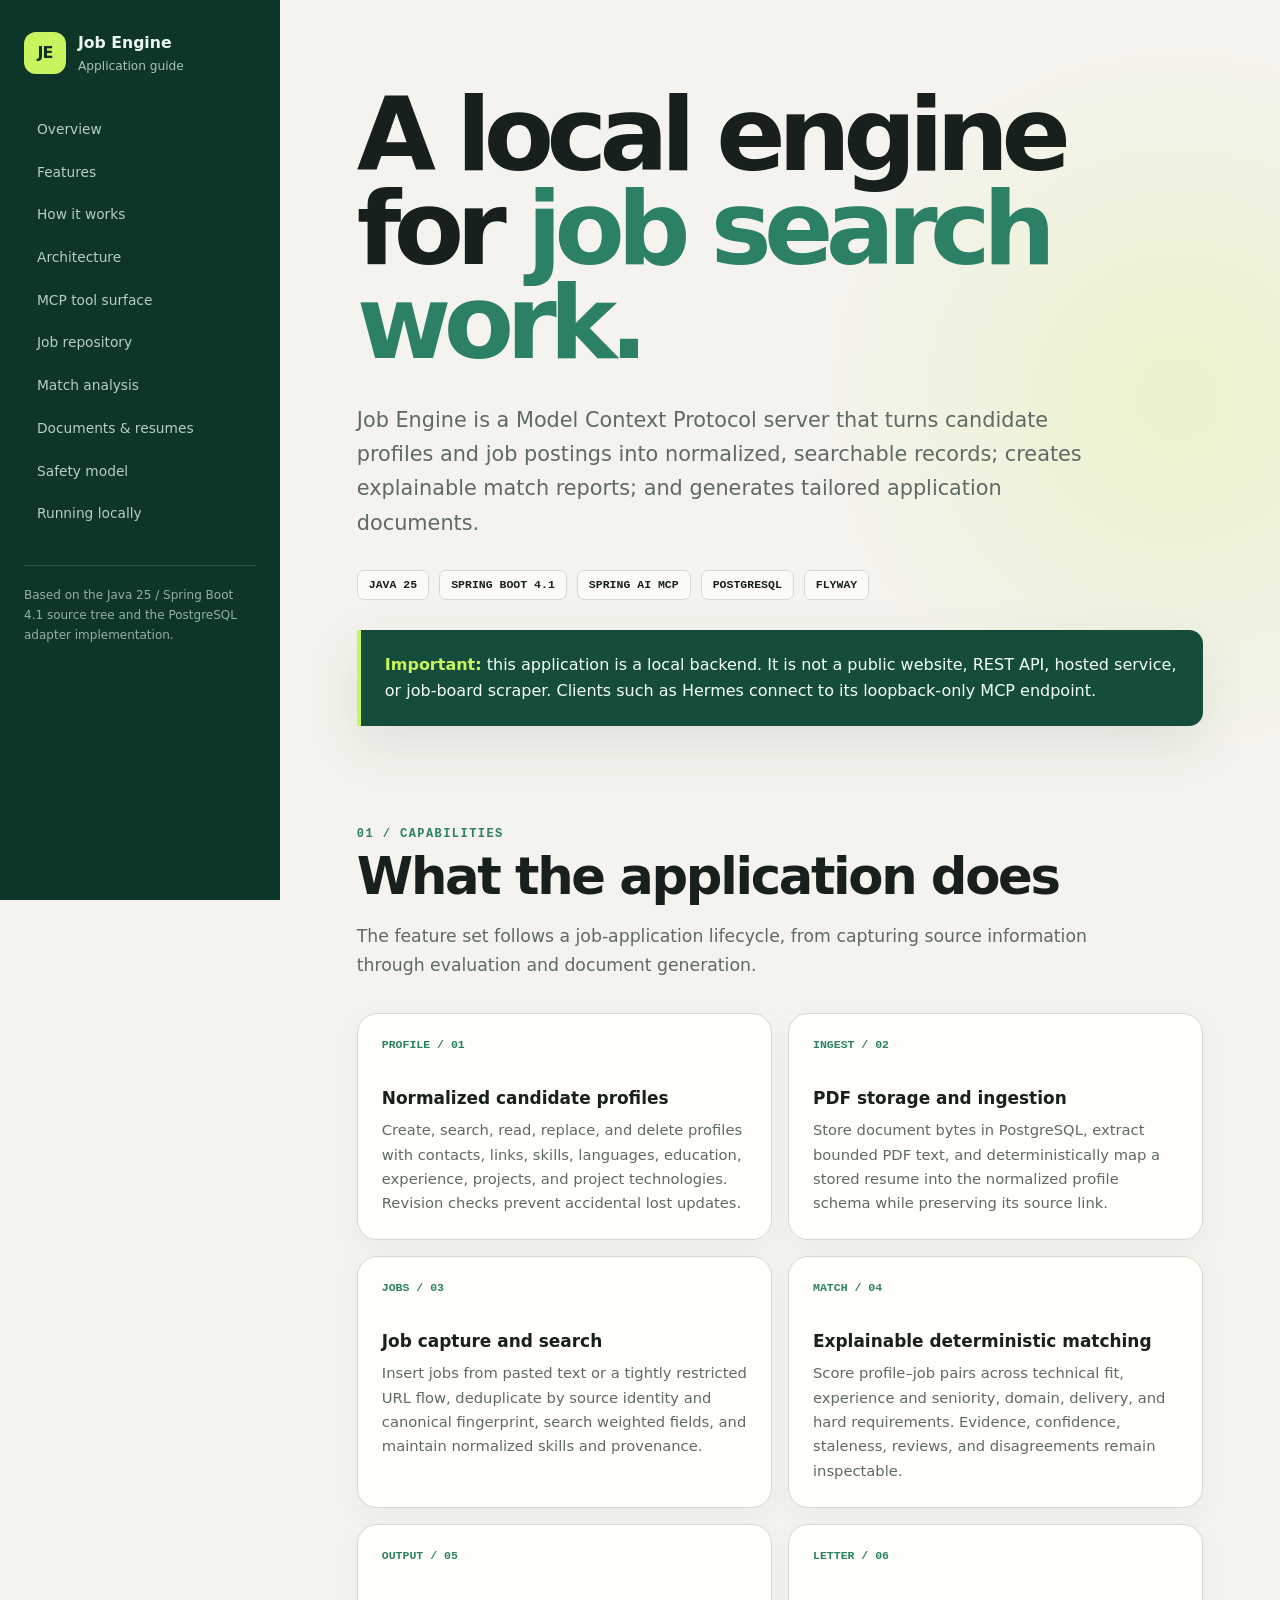
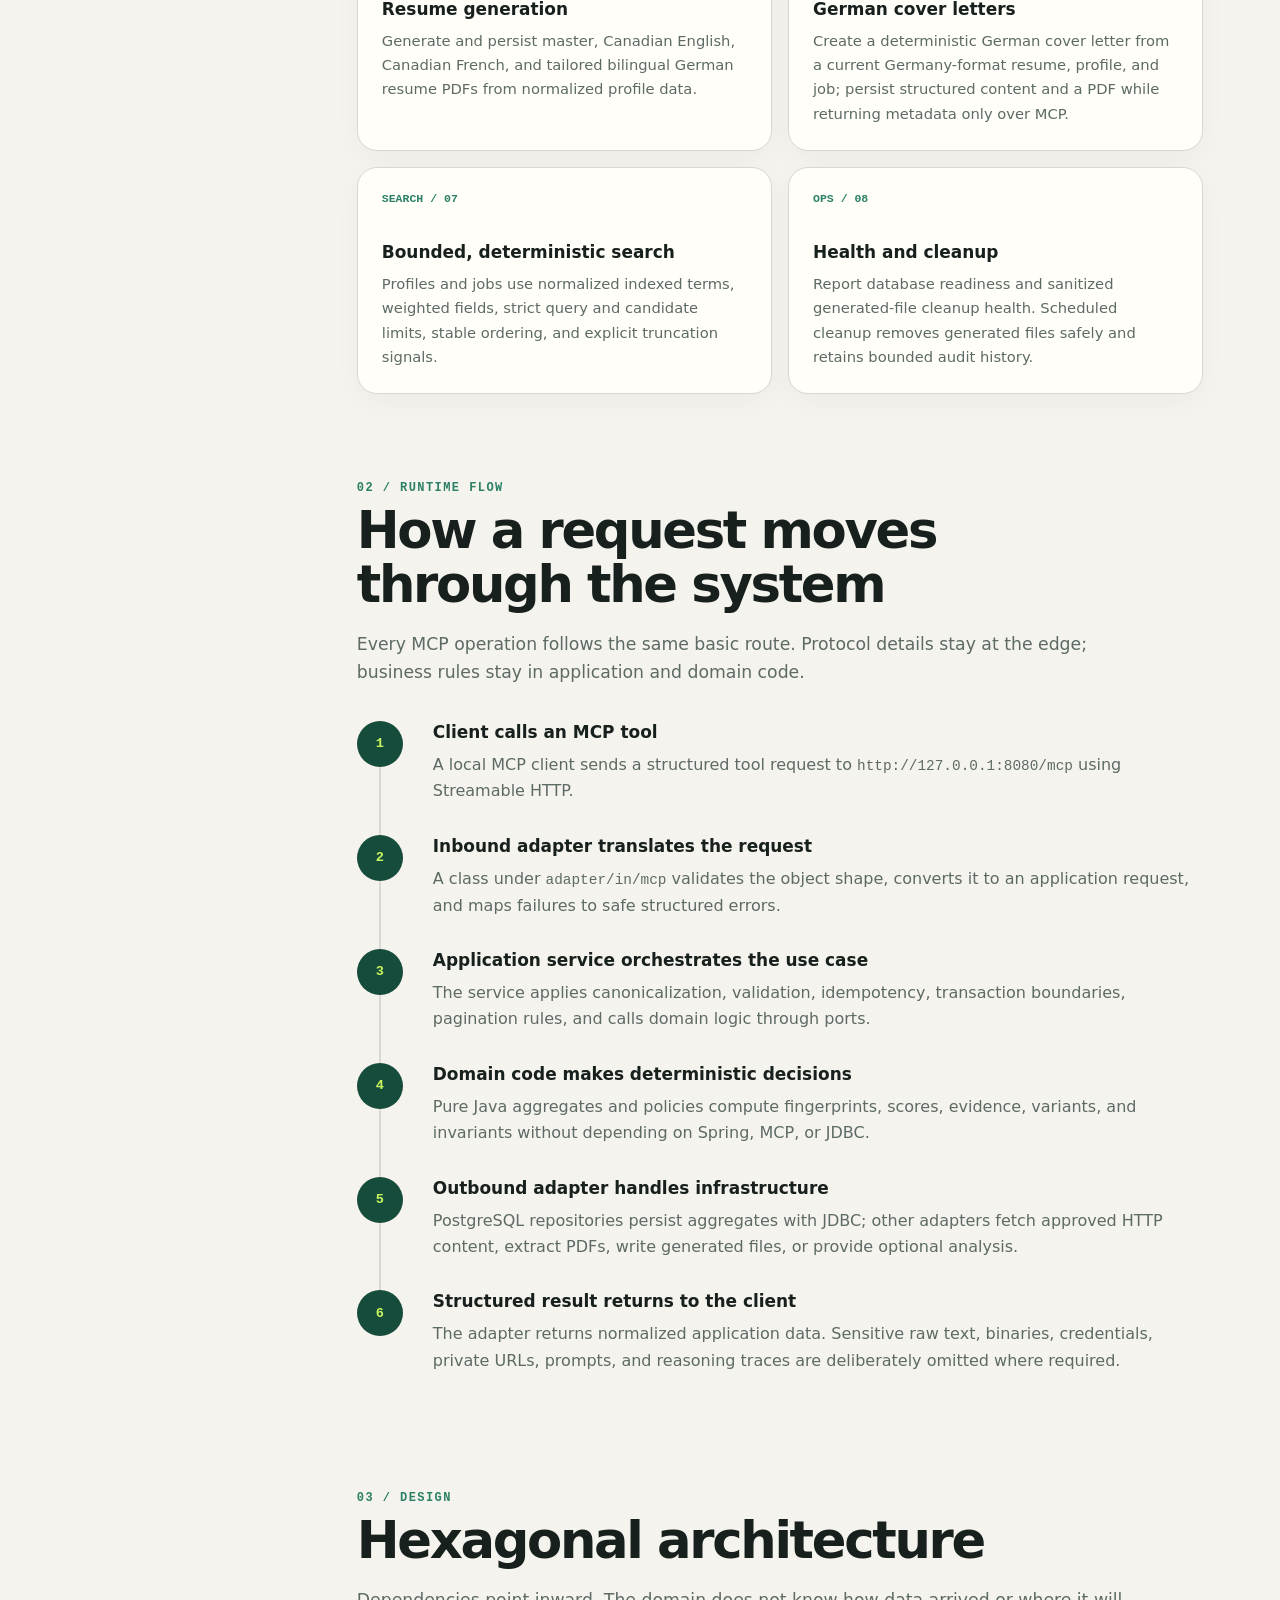
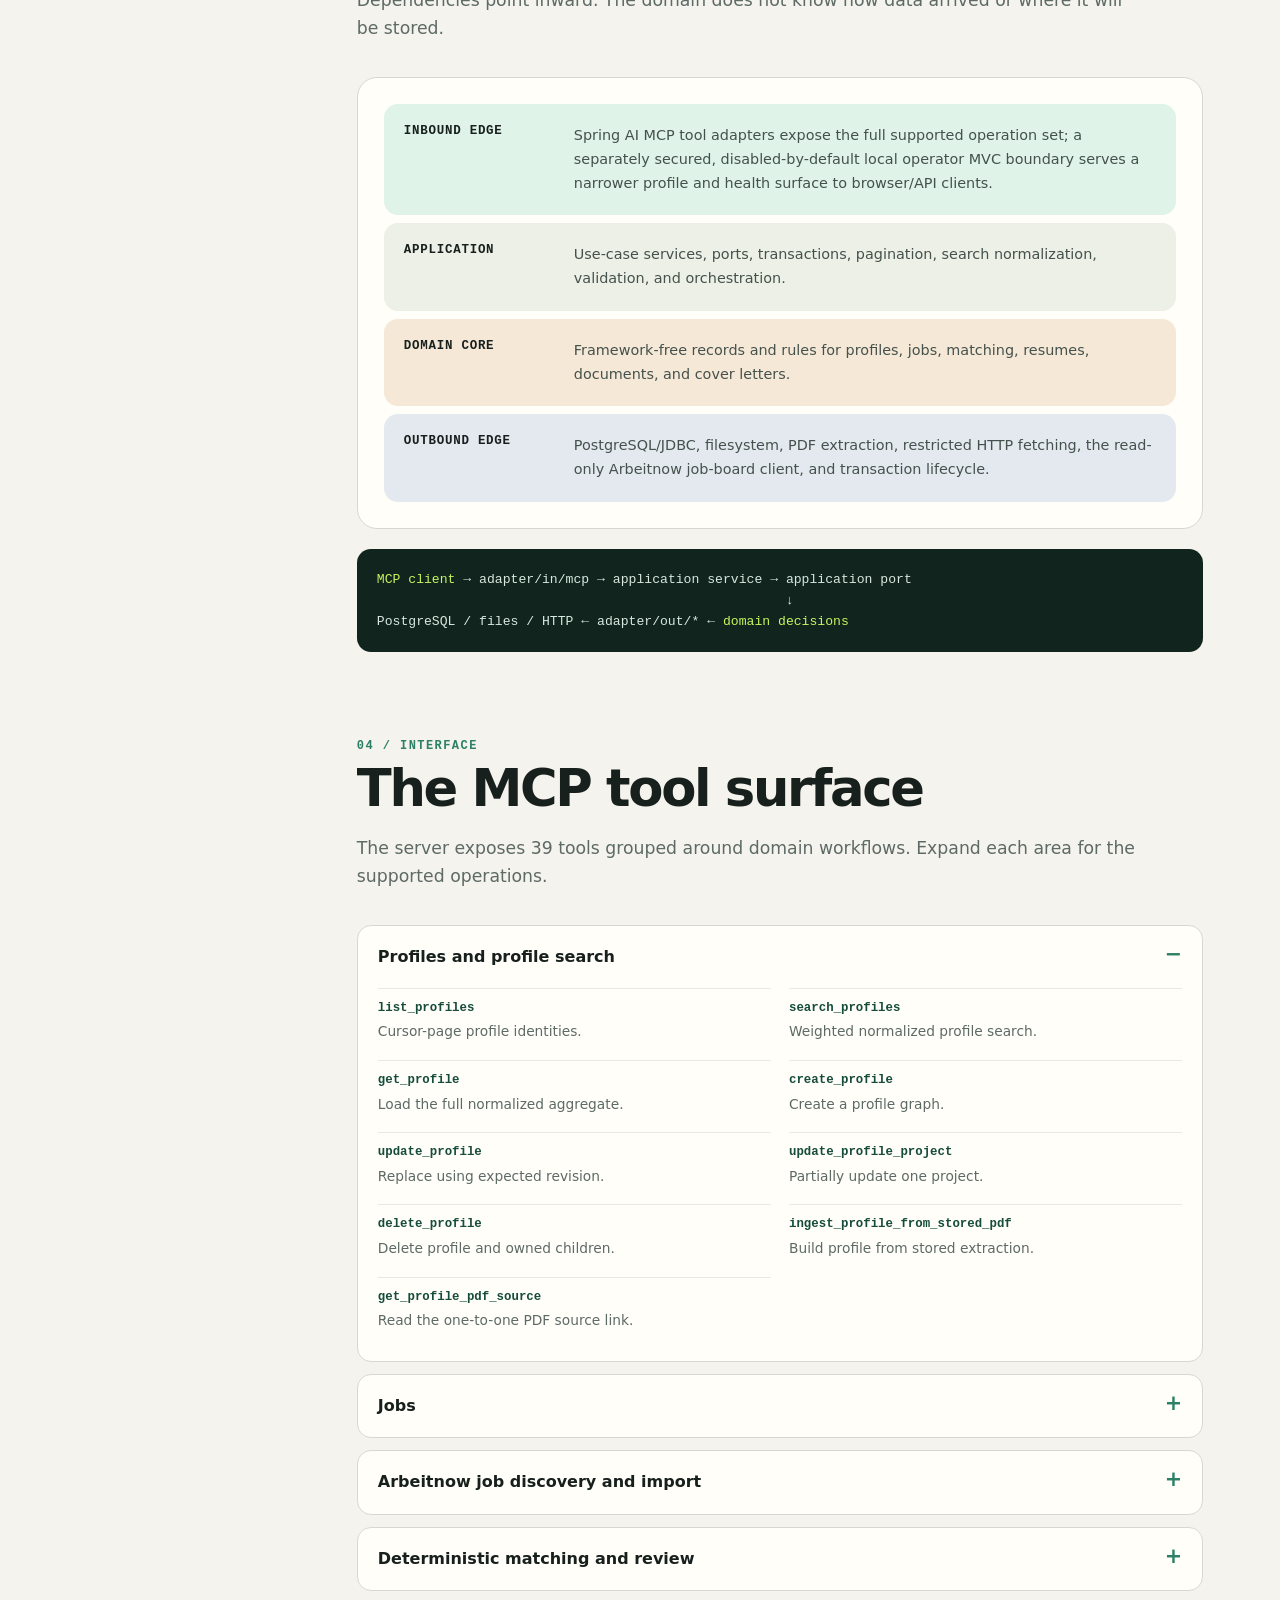
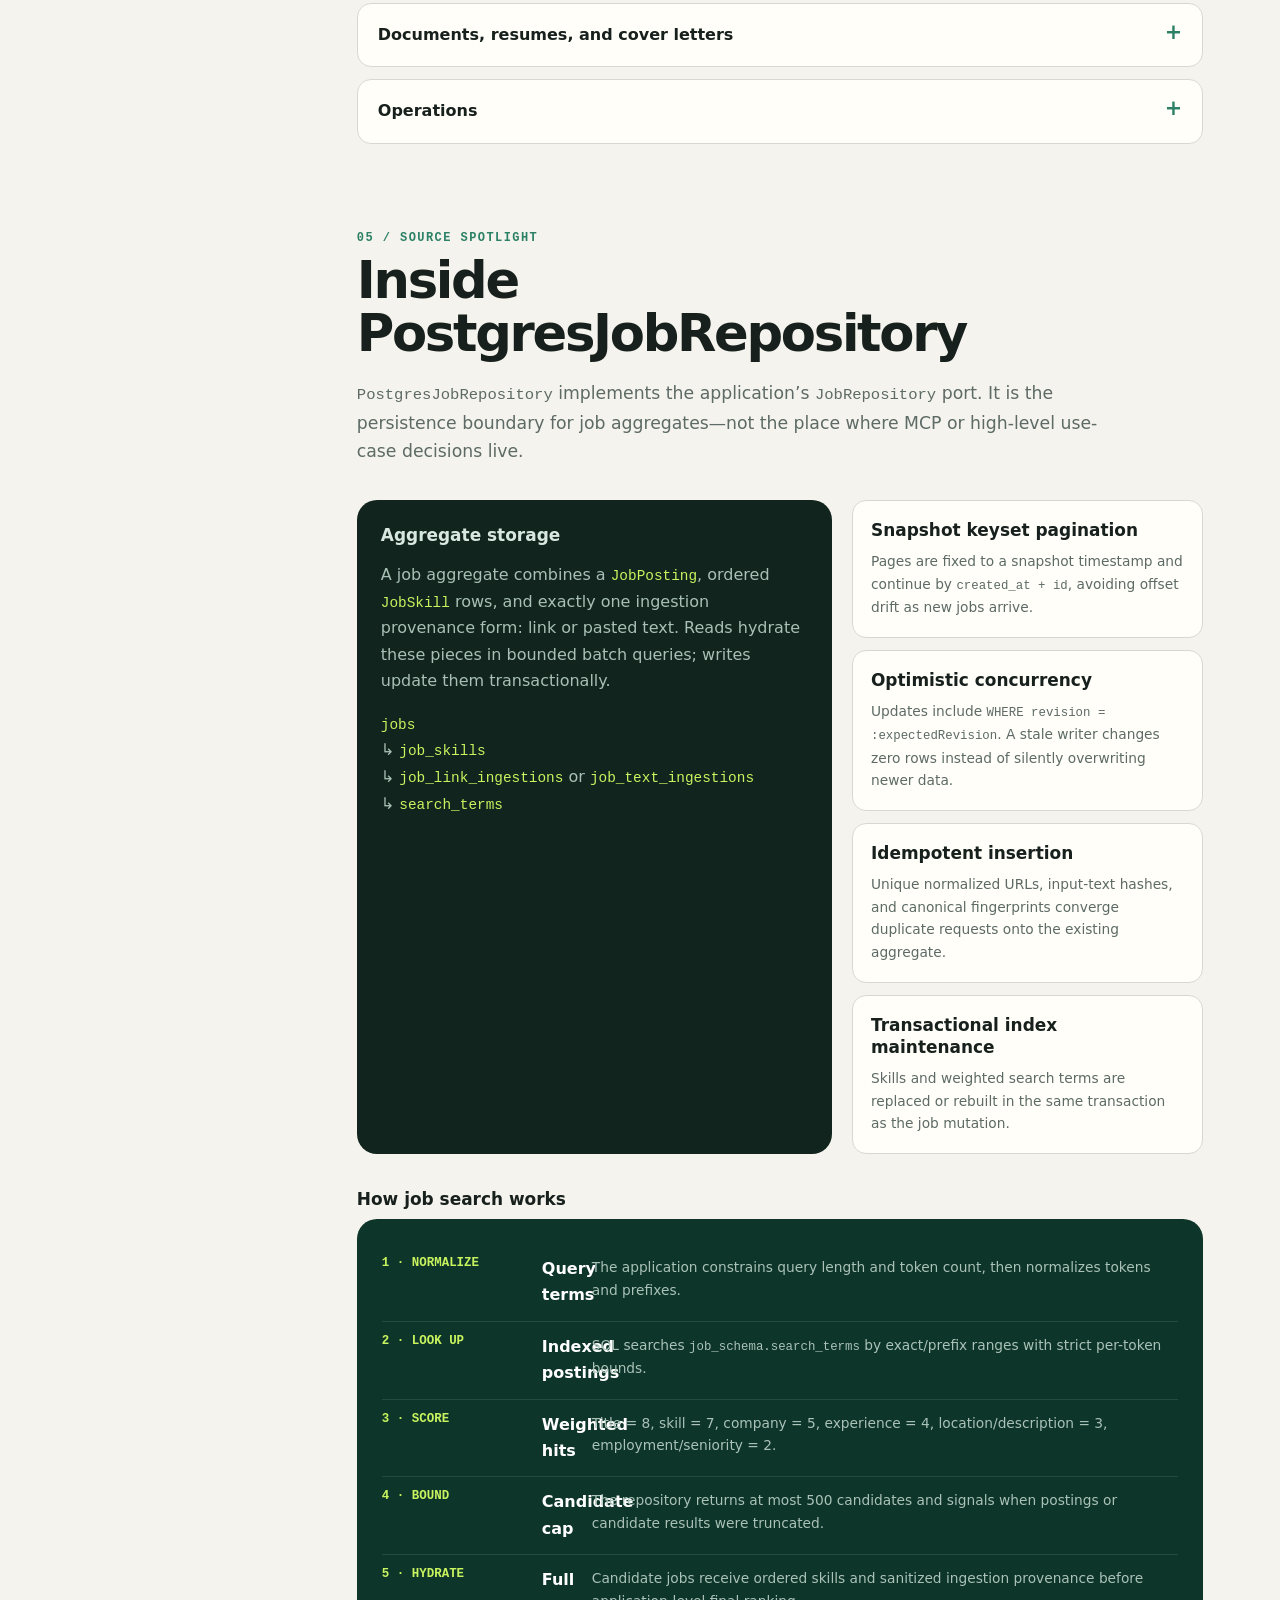
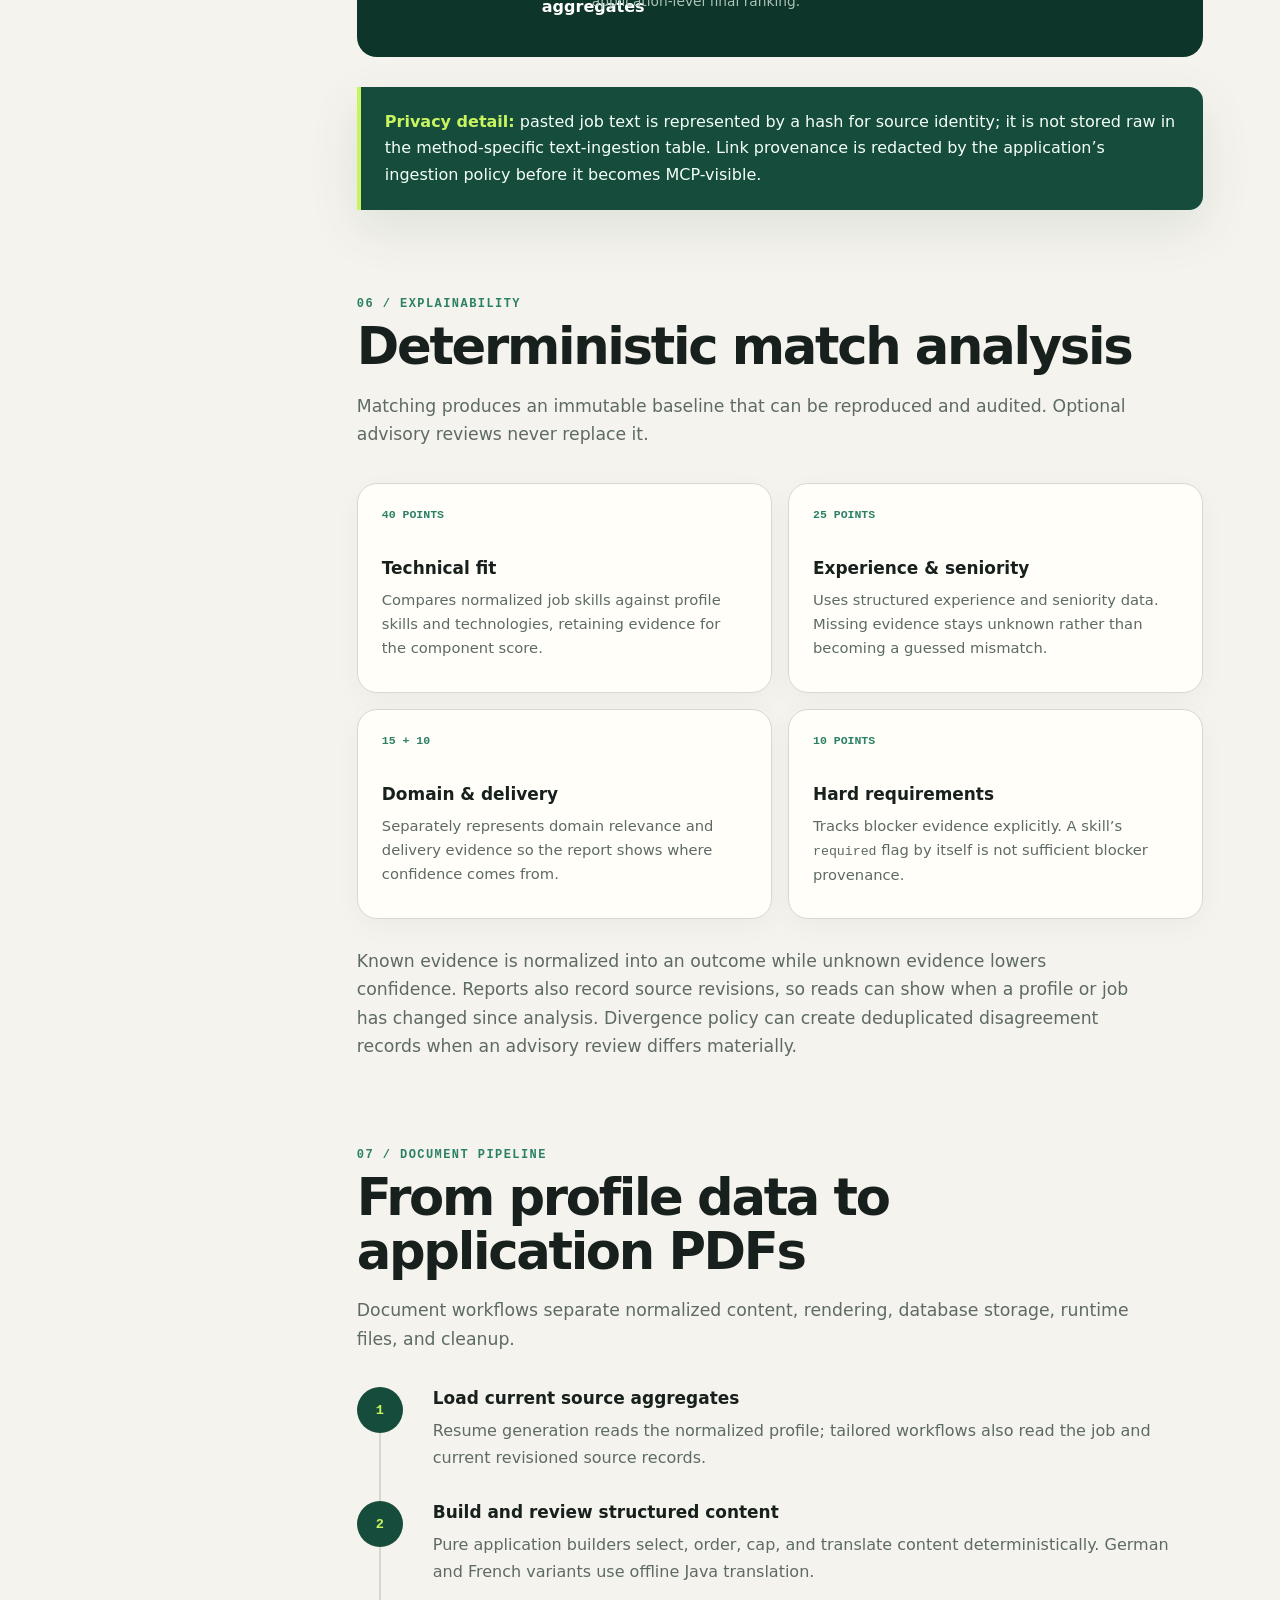
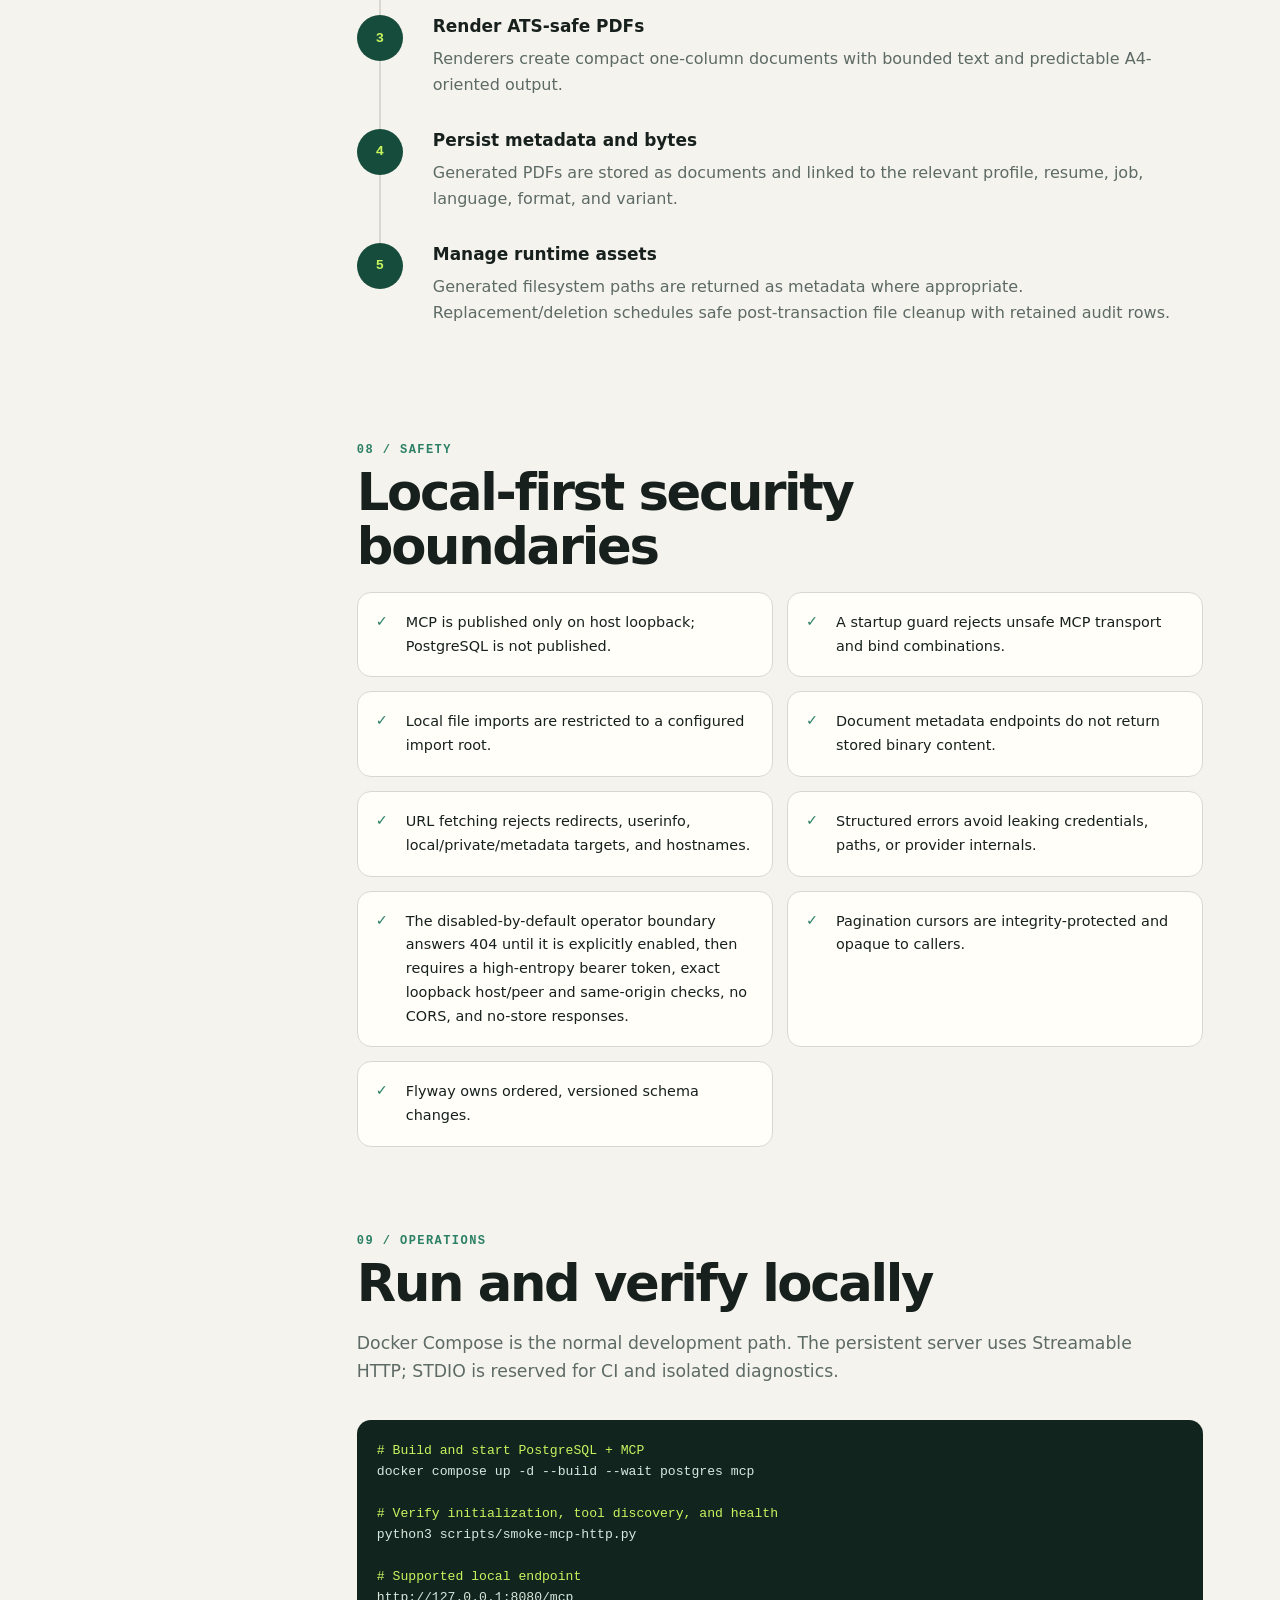
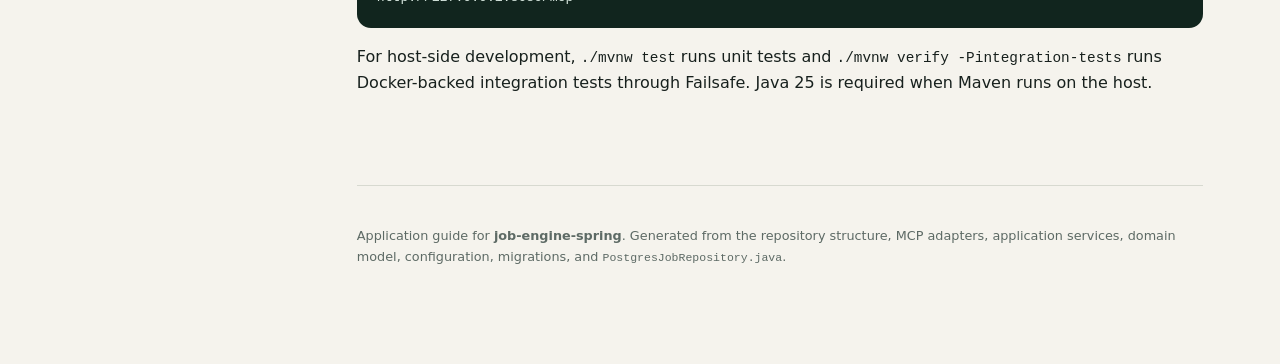
<file: documentation/index.html>
<!doctype html>
<html lang="en">
<head>
  <meta charset="utf-8">
  <meta name="viewport" content="width=device-width, initial-scale=1">
  <meta name="description" content="Feature and architecture guide for the job-engine-spring local MCP server.">
  <title>Job Engine — Application Guide</title>
  <style>
    :root {
      color-scheme: light;
      --ink: #17201d;
      --muted: #5d6a65;
      --paper: #f5f3ed;
      --surface: #fffef9;
      --line: #d7d9d0;
      --forest: #164c3b;
      --forest-2: #0e3529;
      --lime: #c8f45f;
      --teal: #2b8066;
      --amber: #d68731;
      --code: #11251e;
      --shadow: 0 18px 50px rgba(22, 76, 59, .10);
      --radius: 20px;
      --sidebar: 280px;
    }

    * { box-sizing: border-box; }
    html { scroll-behavior: smooth; scroll-padding-top: 28px; }
    body {
      margin: 0;
      color: var(--ink);
      background:
        radial-gradient(circle at 92% 4%, rgba(200, 244, 95, .24), transparent 22rem),
        var(--paper);
      font-family: Inter, ui-sans-serif, system-ui, -apple-system, BlinkMacSystemFont, "Segoe UI", sans-serif;
      line-height: 1.65;
    }
    a { color: inherit; }
    code, pre { font-family: "SFMono-Regular", Consolas, "Liberation Mono", monospace; }
    code { font-size: .9em; }
    .shell { display: grid; grid-template-columns: var(--sidebar) minmax(0, 1fr); min-height: 100vh; }

    .sidebar {
      position: sticky;
      top: 0;
      height: 100vh;
      padding: 30px 24px;
      background: var(--forest-2);
      color: #eef7f1;
      overflow-y: auto;
    }
    .brand { display: flex; gap: 12px; align-items: center; margin-bottom: 34px; }
    .brand-mark {
      display: grid; place-items: center; width: 42px; height: 42px;
      border-radius: 12px; background: var(--lime); color: var(--forest-2);
      font-weight: 900; letter-spacing: -.06em;
    }
    .brand strong { display: block; font-size: .98rem; }
    .brand span { display: block; color: #a9c4b9; font-size: .76rem; }
    .sidebar nav { display: grid; gap: 4px; }
    .sidebar nav a {
      padding: 8px 11px; border-left: 2px solid transparent; border-radius: 0 8px 8px 0;
      color: #b9cec5; text-decoration: none; font-size: .86rem; transition: .18s ease;
    }

    .sidebar-note { margin-top: 32px; padding-top: 20px; border-top: 1px solid rgba(255,255,255,.13); color: #94b0a5; font-size: .75rem; }

    main { width: min(1140px, 100%); padding: 48px clamp(28px, 6vw, 88px) 80px; }
    section { margin: 0 0 88px; }
    .hero { min-height: 70vh; display: grid; align-content: center; padding: 40px 0 72px; }
    .hero h1 { max-width: 850px; margin: 0; font-size: clamp(3rem, 8vw, 6.8rem); line-height: .92; letter-spacing: -.075em; }
    .hero h1 span { color: var(--teal); }
    .hero-copy { max-width: 730px; margin: 32px 0 0; font-size: clamp(1.05rem, 2vw, 1.3rem); color: var(--muted); }
    .hero-meta { display: flex; flex-wrap: wrap; gap: 10px; margin-top: 30px; }
    .hero-meta span { padding: 7px 11px; border: 1px solid var(--line); border-radius: 7px; background: rgba(255,255,255,.6); font: 700 .72rem/1.2 "SFMono-Regular", Consolas, monospace; }

    .section-number { display: block; margin-bottom: 10px; color: var(--teal); font: 800 .75rem/1 monospace; letter-spacing: .12em; }
    h2 { max-width: 780px; margin: 0 0 18px; font-size: clamp(2rem, 4vw, 3.25rem); line-height: 1.05; letter-spacing: -.045em; }
    h3 { margin: 0 0 9px; font-size: 1.06rem; line-height: 1.3; }
    .lead { max-width: 780px; margin: 0 0 34px; color: var(--muted); font-size: 1.08rem; }

    .callout { margin: 30px 0; padding: 22px 24px; border-left: 4px solid var(--lime); background: var(--forest); color: #f4fff8; border-radius: 0 14px 14px 0; box-shadow: var(--shadow); }
    .callout strong { color: var(--lime); }

    .feature-grid { display: grid; grid-template-columns: repeat(2, minmax(0, 1fr)); gap: 16px; }
    .feature {
      min-height: 210px; padding: 24px; background: var(--surface); border: 1px solid var(--line);
      border-radius: var(--radius); box-shadow: 0 8px 28px rgba(23, 32, 29, .035);
    }
    .feature .index { display: block; margin-bottom: 36px; color: var(--teal); font: 800 .72rem monospace; }
    .feature p { margin: 0; color: var(--muted); font-size: .92rem; }

    .flow { display: grid; gap: 0; counter-reset: flow; }
    .flow-step { position: relative; display: grid; grid-template-columns: 58px minmax(0, 1fr); gap: 18px; padding-bottom: 30px; }
    .flow-step::before {
      counter-increment: flow; content: counter(flow); z-index: 1; display: grid; place-items: center;
      width: 46px; height: 46px; border-radius: 50%; background: var(--forest); color: var(--lime); font: 800 .85rem monospace;
    }
    .flow-step:not(:last-child)::after { content: ""; position: absolute; left: 22px; top: 46px; bottom: 0; width: 2px; background: var(--line); }
    .flow-step p { margin: 4px 0 0; color: var(--muted); }

    .architecture { padding: 26px; border: 1px solid var(--line); background: var(--surface); border-radius: var(--radius); }
    .layer { display: grid; grid-template-columns: 150px minmax(0,1fr); gap: 20px; padding: 20px; border-radius: 14px; }
    .layer + .layer { margin-top: 8px; }
    .layer:nth-child(1) { background: #dff3e9; }
    .layer:nth-child(2) { background: #edf0e6; }
    .layer:nth-child(3) { background: #f6e8d7; }
    .layer:nth-child(4) { background: #e4e9ef; }
    .layer strong { font: 800 .78rem monospace; text-transform: uppercase; letter-spacing: .06em; }
    .layer p { margin: 0; color: #44514c; font-size: .9rem; }

    .tools { display: grid; gap: 12px; }
    details { border: 1px solid var(--line); border-radius: 14px; background: var(--surface); overflow: hidden; }
    summary { cursor: pointer; padding: 18px 20px; font-weight: 800; list-style: none; }
    summary::-webkit-details-marker { display: none; }
    summary::after { content: "+"; float: right; color: var(--teal); font-size: 1.3rem; line-height: 1; }
    details[open] summary::after { content: "−"; }
    details > div { padding: 0 20px 20px; }
    .tool-list { display: grid; grid-template-columns: repeat(2, minmax(0,1fr)); gap: 8px 18px; margin: 0; padding: 0; list-style: none; }
    .tool-list li { padding: 9px 0; border-top: 1px solid #e8e9e3; color: var(--muted); font-size: .86rem; }
    .tool-list code { display: block; margin-bottom: 2px; color: var(--forest); font-weight: 800; }

    .repo-grid { display: grid; grid-template-columns: minmax(0, 1.15fr) minmax(260px, .85fr); gap: 20px; }
    .repo-panel { padding: 24px; border-radius: var(--radius); background: var(--code); color: #d8e8e0; }
    .repo-panel p { color: #a8c0b5; }
    .repo-panel code { color: var(--lime); }
    .repo-facts { display: grid; gap: 12px; }
    .fact { padding: 18px; border: 1px solid var(--line); border-radius: 14px; background: var(--surface); }
    .fact p { margin: 4px 0 0; color: var(--muted); font-size: .86rem; }

    pre { overflow-x: auto; margin: 20px 0 0; padding: 20px; border-radius: 14px; background: var(--code); color: #d8e8e0; font-size: .82rem; line-height: 1.6; }
    pre .accent { color: var(--lime); }
    .sequence { padding: 25px; border-radius: var(--radius); background: var(--forest-2); color: white; overflow-x: auto; }
    .sequence-row { display: grid; grid-template-columns: 150px 40px minmax(220px,1fr); align-items: start; gap: 10px; padding: 12px 0; border-bottom: 1px solid rgba(255,255,255,.1); }
    .sequence-row:last-child { border: 0; }
    .sequence-row b { color: var(--lime); font: 700 .78rem monospace; }
    .sequence-row span { color: #aac2b8; font-size: .86rem; }

    .security-list { display: grid; grid-template-columns: repeat(2,minmax(0,1fr)); gap: 14px; padding: 0; list-style: none; }
    .security-list li { padding: 18px 18px 18px 48px; position: relative; background: var(--surface); border: 1px solid var(--line); border-radius: 14px; font-size: .9rem; }
    .security-list li::before { content: "✓"; position: absolute; left: 18px; top: 17px; color: var(--teal); font-weight: 900; }
    footer { padding-top: 26px; border-top: 1px solid var(--line); color: var(--muted); font-size: .8rem; }

    .mobile-nav { display: none; }
    @media (max-width: 860px) {
      .shell { display: block; }
      .sidebar { display: none; }
      .mobile-nav { display: flex; position: sticky; top: 0; z-index: 10; justify-content: space-between; align-items: center; padding: 12px 18px; background: rgba(14,53,41,.95); color: white; backdrop-filter: blur(10px); }
      .mobile-nav a { color: var(--lime); text-decoration: none; font-weight: 800; }
      main { padding: 24px 20px 60px; }
      .hero { min-height: 72vh; }
      .feature-grid, .repo-grid, .security-list { grid-template-columns: 1fr; }
      .layer { grid-template-columns: 1fr; gap: 6px; }
      .tool-list { grid-template-columns: 1fr; }
    }
    @media print {
      .shell { display: block; }
      .sidebar, .mobile-nav { display: none; }
      main { max-width: none; padding: 0; }
      section { break-inside: avoid; margin-bottom: 48px; }
      details > div { display: block; }
      body { background: white; }
    }
    @media (prefers-reduced-motion: reduce) { html { scroll-behavior: auto; } * { transition: none !important; } }
  </style>
</head>
<body>
  <div class="mobile-nav"><strong>Job Engine Guide</strong><a href="#contents">Contents</a></div>
  <div class="shell">
    <aside class="sidebar" aria-label="Documentation navigation">
      <div class="brand"><div class="brand-mark">JE</div><div><strong>Job Engine</strong><span>Application guide</span></div></div>
      <nav id="contents">
        <a href="#overview">Overview</a>
        <a href="#features">Features</a>
        <a href="#workflow">How it works</a>
        <a href="#architecture">Architecture</a>
        <a href="#tools">MCP tool surface</a>
        <a href="#job-repository">Job repository</a>
        <a href="#matching">Match analysis</a>
        <a href="#documents">Documents & resumes</a>
        <a href="#security">Safety model</a>
        <a href="#running">Running locally</a>
      </nav>
      <p class="sidebar-note">Based on the Java 25 / Spring Boot 4.1 source tree and the PostgreSQL adapter implementation.</p>
    </aside>

    <main>
      <header class="hero" id="overview">
        <h1>A local engine for <span>job search work.</span></h1>
        <p class="hero-copy">Job Engine is a Model Context Protocol server that turns candidate profiles and job postings into normalized, searchable records; creates explainable match reports; and generates tailored application documents.</p>
        <div class="hero-meta" aria-label="Technology summary">
          <span>JAVA 25</span><span>SPRING BOOT 4.1</span><span>SPRING AI MCP</span><span>POSTGRESQL</span><span>FLYWAY</span>
        </div>
        <div class="callout"><strong>Important:</strong> this application is a local backend. It is not a public website, REST API, hosted service, or job-board scraper. Clients such as Hermes connect to its loopback-only MCP endpoint.</div>
      </header>

      <section id="features">
        <span class="section-number">01 / CAPABILITIES</span>
        <h2>What the application does</h2>
        <p class="lead">The feature set follows a job-application lifecycle, from capturing source information through evaluation and document generation.</p>
        <div class="feature-grid">
          <article class="feature"><span class="index">PROFILE / 01</span><h3>Normalized candidate profiles</h3><p>Create, search, read, replace, and delete profiles with contacts, links, skills, languages, education, experience, projects, and project technologies. Revision checks prevent accidental lost updates.</p></article>
          <article class="feature"><span class="index">INGEST / 02</span><h3>PDF storage and ingestion</h3><p>Store document bytes in PostgreSQL, extract bounded PDF text, and deterministically map a stored resume into the normalized profile schema while preserving its source link.</p></article>
          <article class="feature"><span class="index">JOBS / 03</span><h3>Job capture and search</h3><p>Insert jobs from pasted text or a tightly restricted URL flow, deduplicate by source identity and canonical fingerprint, search weighted fields, and maintain normalized skills and provenance.</p></article>
          <article class="feature"><span class="index">MATCH / 04</span><h3>Explainable deterministic matching</h3><p>Score profile–job pairs across technical fit, experience and seniority, domain, delivery, and hard requirements. Evidence, confidence, staleness, reviews, and disagreements remain inspectable.</p></article>
          <article class="feature"><span class="index">OUTPUT / 05</span><h3>Resume generation</h3><p>Generate and persist master, Canadian English, Canadian French, and tailored bilingual German resume PDFs from normalized profile data.</p></article>
          <article class="feature"><span class="index">LETTER / 06</span><h3>German cover letters</h3><p>Create a deterministic German cover letter from a current Germany-format resume, profile, and job; persist structured content and a PDF while returning metadata only over MCP.</p></article>
          <article class="feature"><span class="index">SEARCH / 07</span><h3>Bounded, deterministic search</h3><p>Profiles and jobs use normalized indexed terms, weighted fields, strict query and candidate limits, stable ordering, and explicit truncation signals.</p></article>
          <article class="feature"><span class="index">OPS / 08</span><h3>Health and cleanup</h3><p>Report database readiness and sanitized generated-file cleanup health. Scheduled cleanup removes generated files safely and retains bounded audit history.</p></article>
        </div>
      </section>

      <section id="workflow">
        <span class="section-number">02 / RUNTIME FLOW</span>
        <h2>How a request moves through the system</h2>
        <p class="lead">Every MCP operation follows the same basic route. Protocol details stay at the edge; business rules stay in application and domain code.</p>
        <div class="flow">
          <div class="flow-step"><div><h3>Client calls an MCP tool</h3><p>A local MCP client sends a structured tool request to <code>http://127.0.0.1:8080/mcp</code> using Streamable HTTP.</p></div></div>
          <div class="flow-step"><div><h3>Inbound adapter translates the request</h3><p>A class under <code>adapter/in/mcp</code> validates the object shape, converts it to an application request, and maps failures to safe structured errors.</p></div></div>
          <div class="flow-step"><div><h3>Application service orchestrates the use case</h3><p>The service applies canonicalization, validation, idempotency, transaction boundaries, pagination rules, and calls domain logic through ports.</p></div></div>
          <div class="flow-step"><div><h3>Domain code makes deterministic decisions</h3><p>Pure Java aggregates and policies compute fingerprints, scores, evidence, variants, and invariants without depending on Spring, MCP, or JDBC.</p></div></div>
          <div class="flow-step"><div><h3>Outbound adapter handles infrastructure</h3><p>PostgreSQL repositories persist aggregates with JDBC; other adapters fetch approved HTTP content, extract PDFs, write generated files, or provide optional analysis.</p></div></div>
          <div class="flow-step"><div><h3>Structured result returns to the client</h3><p>The adapter returns normalized application data. Sensitive raw text, binaries, credentials, private URLs, prompts, and reasoning traces are deliberately omitted where required.</p></div></div>
        </div>
      </section>

      <section id="architecture">
        <span class="section-number">03 / DESIGN</span>
        <h2>Hexagonal architecture</h2>
        <p class="lead">Dependencies point inward. The domain does not know how data arrived or where it will be stored.</p>
        <div class="architecture" role="img" aria-label="Architecture layers from MCP client through adapters and application domain to infrastructure">
          <div class="layer"><strong>Inbound edge</strong><p>Spring AI MCP tool adapters expose the full supported operation set; a separately secured, disabled-by-default local operator MVC boundary serves a narrower profile and health surface to browser/API clients.</p></div>
          <div class="layer"><strong>Application</strong><p>Use-case services, ports, transactions, pagination, search normalization, validation, and orchestration.</p></div>
          <div class="layer"><strong>Domain core</strong><p>Framework-free records and rules for profiles, jobs, matching, resumes, documents, and cover letters.</p></div>
          <div class="layer"><strong>Outbound edge</strong><p>PostgreSQL/JDBC, filesystem, PDF extraction, restricted HTTP fetching, the read-only Arbeitnow job-board client, and transaction lifecycle.</p></div>
        </div>
        <pre><span class="accent">MCP client</span> → adapter/in/mcp → application service → application port
                                                    ↓
PostgreSQL / files / HTTP ← adapter/out/* ← <span class="accent">domain decisions</span></pre>
      </section>

      <section id="tools">
        <span class="section-number">04 / INTERFACE</span>
        <h2>The MCP tool surface</h2>
        <p class="lead">The server exposes 39 tools grouped around domain workflows. Expand each area for the supported operations.</p>
        <div class="tools">
          <details open><summary>Profiles and profile search</summary><div><ul class="tool-list">
            <li><code>list_profiles</code>Cursor-page profile identities.</li><li><code>search_profiles</code>Weighted normalized profile search.</li>
            <li><code>get_profile</code>Load the full normalized aggregate.</li><li><code>create_profile</code>Create a profile graph.</li>
            <li><code>update_profile</code>Replace using expected revision.</li><li><code>update_profile_project</code>Partially update one project.</li>
            <li><code>delete_profile</code>Delete profile and owned children.</li><li><code>ingest_profile_from_stored_pdf</code>Build profile from stored extraction.</li>
            <li><code>get_profile_pdf_source</code>Read the one-to-one PDF source link.</li>
          </ul></div></details>
          <details><summary>Jobs</summary><div><ul class="tool-list">
            <li><code>list_jobs</code>Cursor-page stored postings.</li><li><code>search_jobs</code>Search eight weighted field groups.</li>
            <li><code>get_job</code>Load job, skills, and provenance.</li><li><code>update_job</code>Partial update with expected revision.</li>
            <li><code>delete_job</code>Hard-delete a job.</li><li><code>add_job_from_text</code>Idempotent pasted-text insertion.</li>
            <li><code>add_job_from_link</code>Restricted URL fetch and insertion.</li>
          </ul></div></details>
          <details><summary>Arbeitnow job discovery and import</summary><div><ul class="tool-list">
            <li><code>scan_arbeitnow_jobs</code>Bounded, sanitized, read-only discovery from the fixed Arbeitnow source; it never writes to the database.</li>
            <li><code>import_arbeitnow_job</code>Accept a server-issued short-lived signed <code>candidateToken</code>, verify it before persistence, then reuse stored-job CRUD and idempotency without provider refetching or external analysis.</li>
          </ul></div></details>
          <details><summary>Deterministic matching and review</summary><div><ul class="tool-list">
            <li><code>analyze_job_match</code>Create/reuse one immutable report.</li><li><code>analyze_all_job_matches</code>Analyze one bounded job page.</li>
            <li><code>get_match_report</code>Load report with staleness.</li><li><code>list_match_reports</code>Filter and page reports.</li>
            <li><code>submit_match_review</code>Store separate advisory review.</li><li><code>get_match_review</code>Read one review.</li>
            <li><code>list_match_reviews</code>Page reviews.</li><li><code>list_match_disagreements</code>Page policy divergences.</li>
            <li><code>acknowledge_match_disagreement</code>Acknowledge locally.</li><li><code>link_match_disagreement</code>Record an existing issue ID.</li>
          </ul></div></details>
          <details><summary>Documents, resumes, and cover letters</summary><div><ul class="tool-list">
            <li><code>extract_pdf_text</code>Read an allowed local PDF.</li><li><code>store_document_file</code>Persist an allowed local file.</li>
            <li><code>get_document_metadata</code>Read metadata without bytes.</li><li><code>extract_stored_pdf_text</code>Extract a stored PDF.</li>
            <li><code>generate_pdf_file</code>Generate a basic PDF.</li><li><code>generate_pdf_resume</code>Create the master resume.</li>
            <li><code>generate_canadian_pdf_resume</code>Create Canadian English variant.</li><li><code>generate_canadian_french_pdf_resume</code>Create offline French variant.</li>
            <li><code>generate_german_tailored_resume</code>Create tailored EN/DE Lebenslauf.</li><li><code>generate_german_cover_letter</code>Create German application letter.</li>
          </ul></div></details>
          <details><summary>Operations</summary><div><ul class="tool-list"><li><code>health</code>Database readiness and sanitized cleanup backlog status.</li></ul></div></details>
        </div>
      </section>

      <section id="job-repository">
        <span class="section-number">05 / SOURCE SPOTLIGHT</span>
        <h2>Inside PostgresJobRepository</h2>
        <p class="lead"><code>PostgresJobRepository</code> implements the application’s <code>JobRepository</code> port. It is the persistence boundary for job aggregates—not the place where MCP or high-level use-case decisions live.</p>
        <div class="repo-grid">
          <article class="repo-panel"><h3>Aggregate storage</h3><p>A job aggregate combines a <code>JobPosting</code>, ordered <code>JobSkill</code> rows, and exactly one ingestion provenance form: link or pasted text. Reads hydrate these pieces in bounded batch queries; writes update them transactionally.</p><p><code>jobs</code><br>↳ <code>job_skills</code><br>↳ <code>job_link_ingestions</code> or <code>job_text_ingestions</code><br>↳ <code>search_terms</code></p></article>
          <div class="repo-facts">
            <article class="fact"><h3>Snapshot keyset pagination</h3><p>Pages are fixed to a snapshot timestamp and continue by <code>created_at + id</code>, avoiding offset drift as new jobs arrive.</p></article>
            <article class="fact"><h3>Optimistic concurrency</h3><p>Updates include <code>WHERE revision = :expectedRevision</code>. A stale writer changes zero rows instead of silently overwriting newer data.</p></article>
            <article class="fact"><h3>Idempotent insertion</h3><p>Unique normalized URLs, input-text hashes, and canonical fingerprints converge duplicate requests onto the existing aggregate.</p></article>
            <article class="fact"><h3>Transactional index maintenance</h3><p>Skills and weighted search terms are replaced or rebuilt in the same transaction as the job mutation.</p></article>
          </div>
        </div>

        <h3 style="margin-top:34px">How job search works</h3>
        <div class="sequence">
          <div class="sequence-row"><b>1 · NORMALIZE</b><strong>Query terms</strong><span>The application constrains query length and token count, then normalizes tokens and prefixes.</span></div>
          <div class="sequence-row"><b>2 · LOOK UP</b><strong>Indexed postings</strong><span>SQL searches <code>job_schema.search_terms</code> by exact/prefix ranges with strict per-token bounds.</span></div>
          <div class="sequence-row"><b>3 · SCORE</b><strong>Weighted hits</strong><span>Title = 8, skill = 7, company = 5, experience = 4, location/description = 3, employment/seniority = 2.</span></div>
          <div class="sequence-row"><b>4 · BOUND</b><strong>Candidate cap</strong><span>The repository returns at most 500 candidates and signals when postings or candidate results were truncated.</span></div>
          <div class="sequence-row"><b>5 · HYDRATE</b><strong>Full aggregates</strong><span>Candidate jobs receive ordered skills and sanitized ingestion provenance before application-level final ranking.</span></div>
        </div>
        <div class="callout"><strong>Privacy detail:</strong> pasted job text is represented by a hash for source identity; it is not stored raw in the method-specific text-ingestion table. Link provenance is redacted by the application’s ingestion policy before it becomes MCP-visible.</div>
      </section>

      <section id="matching">
        <span class="section-number">06 / EXPLAINABILITY</span>
        <h2>Deterministic match analysis</h2>
        <p class="lead">Matching produces an immutable baseline that can be reproduced and audited. Optional advisory reviews never replace it.</p>
        <div class="feature-grid">
          <article class="feature"><span class="index">40 POINTS</span><h3>Technical fit</h3><p>Compares normalized job skills against profile skills and technologies, retaining evidence for the component score.</p></article>
          <article class="feature"><span class="index">25 POINTS</span><h3>Experience & seniority</h3><p>Uses structured experience and seniority data. Missing evidence stays unknown rather than becoming a guessed mismatch.</p></article>
          <article class="feature"><span class="index">15 + 10</span><h3>Domain & delivery</h3><p>Separately represents domain relevance and delivery evidence so the report shows where confidence comes from.</p></article>
          <article class="feature"><span class="index">10 POINTS</span><h3>Hard requirements</h3><p>Tracks blocker evidence explicitly. A skill’s <code>required</code> flag by itself is not sufficient blocker provenance.</p></article>
        </div>
        <p class="lead" style="margin-top:28px">Known evidence is normalized into an outcome while unknown evidence lowers confidence. Reports also record source revisions, so reads can show when a profile or job has changed since analysis. Divergence policy can create deduplicated disagreement records when an advisory review differs materially.</p>
      </section>

      <section id="documents">
        <span class="section-number">07 / DOCUMENT PIPELINE</span>
        <h2>From profile data to application PDFs</h2>
        <p class="lead">Document workflows separate normalized content, rendering, database storage, runtime files, and cleanup.</p>
        <div class="flow">
          <div class="flow-step"><div><h3>Load current source aggregates</h3><p>Resume generation reads the normalized profile; tailored workflows also read the job and current revisioned source records.</p></div></div>
          <div class="flow-step"><div><h3>Build and review structured content</h3><p>Pure application builders select, order, cap, and translate content deterministically. German and French variants use offline Java translation.</p></div></div>
          <div class="flow-step"><div><h3>Render ATS-safe PDFs</h3><p>Renderers create compact one-column documents with bounded text and predictable A4-oriented output.</p></div></div>
          <div class="flow-step"><div><h3>Persist metadata and bytes</h3><p>Generated PDFs are stored as documents and linked to the relevant profile, resume, job, language, format, and variant.</p></div></div>
          <div class="flow-step"><div><h3>Manage runtime assets</h3><p>Generated filesystem paths are returned as metadata where appropriate. Replacement/deletion schedules safe post-transaction file cleanup with retained audit rows.</p></div></div>
        </div>
      </section>

      <section id="security">
        <span class="section-number">08 / SAFETY</span>
        <h2>Local-first security boundaries</h2>
        <ul class="security-list">
          <li>MCP is published only on host loopback; PostgreSQL is not published.</li>
          <li>A startup guard rejects unsafe MCP transport and bind combinations.</li>
          <li>Local file imports are restricted to a configured import root.</li>
          <li>Document metadata endpoints do not return stored binary content.</li>
          <li>URL fetching rejects redirects, userinfo, local/private/metadata targets, and hostnames.</li>
          <li>Structured errors avoid leaking credentials, paths, or provider internals.</li>
          <li>The disabled-by-default operator boundary answers 404 until it is explicitly enabled, then requires a high-entropy bearer token, exact loopback host/peer and same-origin checks, no CORS, and no-store responses.</li>
          <li>Pagination cursors are integrity-protected and opaque to callers.</li>
          <li>Flyway owns ordered, versioned schema changes.</li>
        </ul>
      </section>

      <section id="running">
        <span class="section-number">09 / OPERATIONS</span>
        <h2>Run and verify locally</h2>
        <p class="lead">Docker Compose is the normal development path. The persistent server uses Streamable HTTP; STDIO is reserved for CI and isolated diagnostics.</p>
        <pre><span class="accent"># Build and start PostgreSQL + MCP</span>
docker compose up -d --build --wait postgres mcp

<span class="accent"># Verify initialization, tool discovery, and health</span>
python3 scripts/smoke-mcp-http.py

<span class="accent"># Supported local endpoint</span>
http://127.0.0.1:8080/mcp</pre>
        <p>For host-side development, <code>./mvnw test</code> runs unit tests and <code>./mvnw verify -Pintegration-tests</code> runs Docker-backed integration tests through Failsafe. Java 25 is required when Maven runs on the host.</p>
      </section>

      <footer>
        <p>Application guide for <strong>job-engine-spring</strong>. Generated from the repository structure, MCP adapters, application services, domain model, configuration, migrations, and <code>PostgresJobRepository.java</code>.</p>
      </footer>
    </main>
  </div>
  <script>
    const links = [...document.querySelectorAll('.sidebar nav a')];
    const sections = links.map(link => document.querySelector(link.getAttribute('href'))).filter(Boolean);
    const observer = new IntersectionObserver(entries => {
      const visible = entries.filter(entry => entry.isIntersecting).sort((a, b) => b.intersectionRatio - a.intersectionRatio)[0];
      if (!visible) return;
      links.forEach(link => link.classList.toggle('active', link.getAttribute('href') === '#' + visible.target.id));
    }, { rootMargin: '-15% 0px -70% 0px', threshold: [0, .15, .5] });
    sections.forEach(section => observer.observe(section));
  </script>
</body>
</html>
</file>
